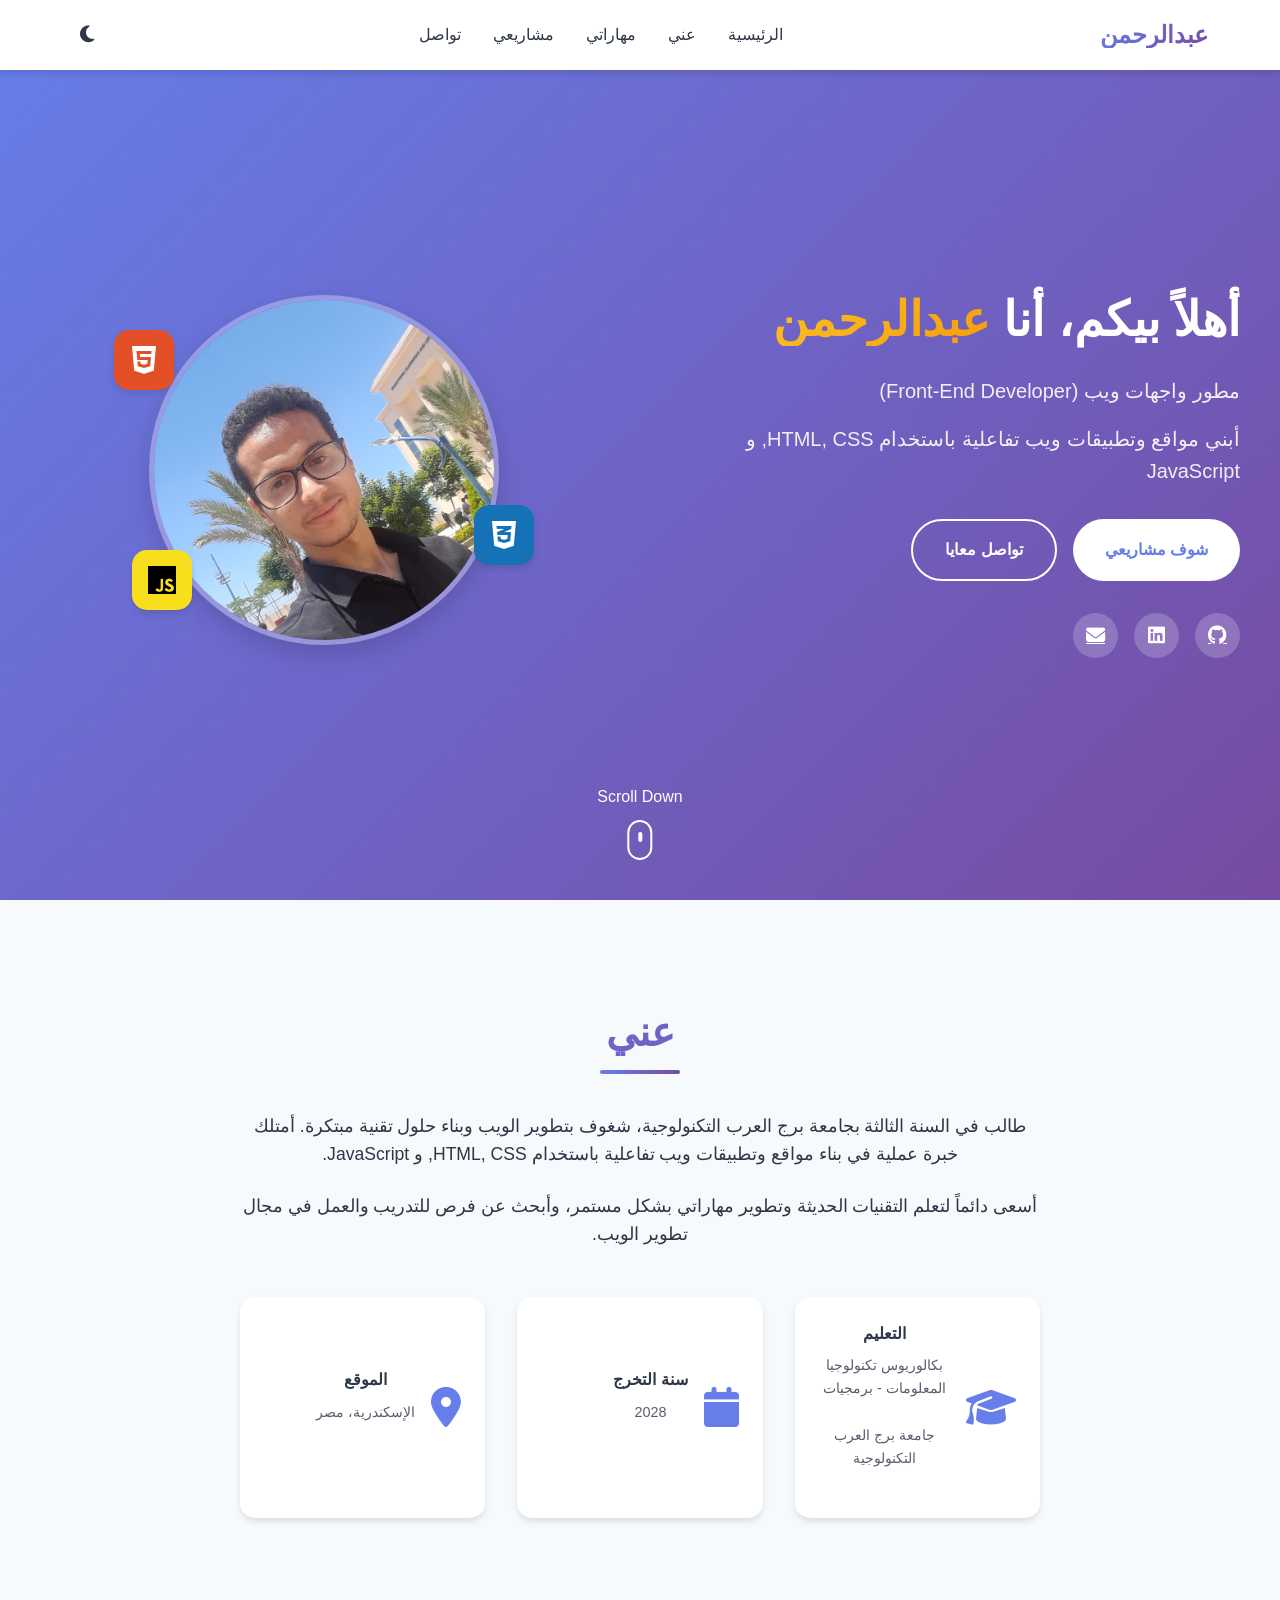
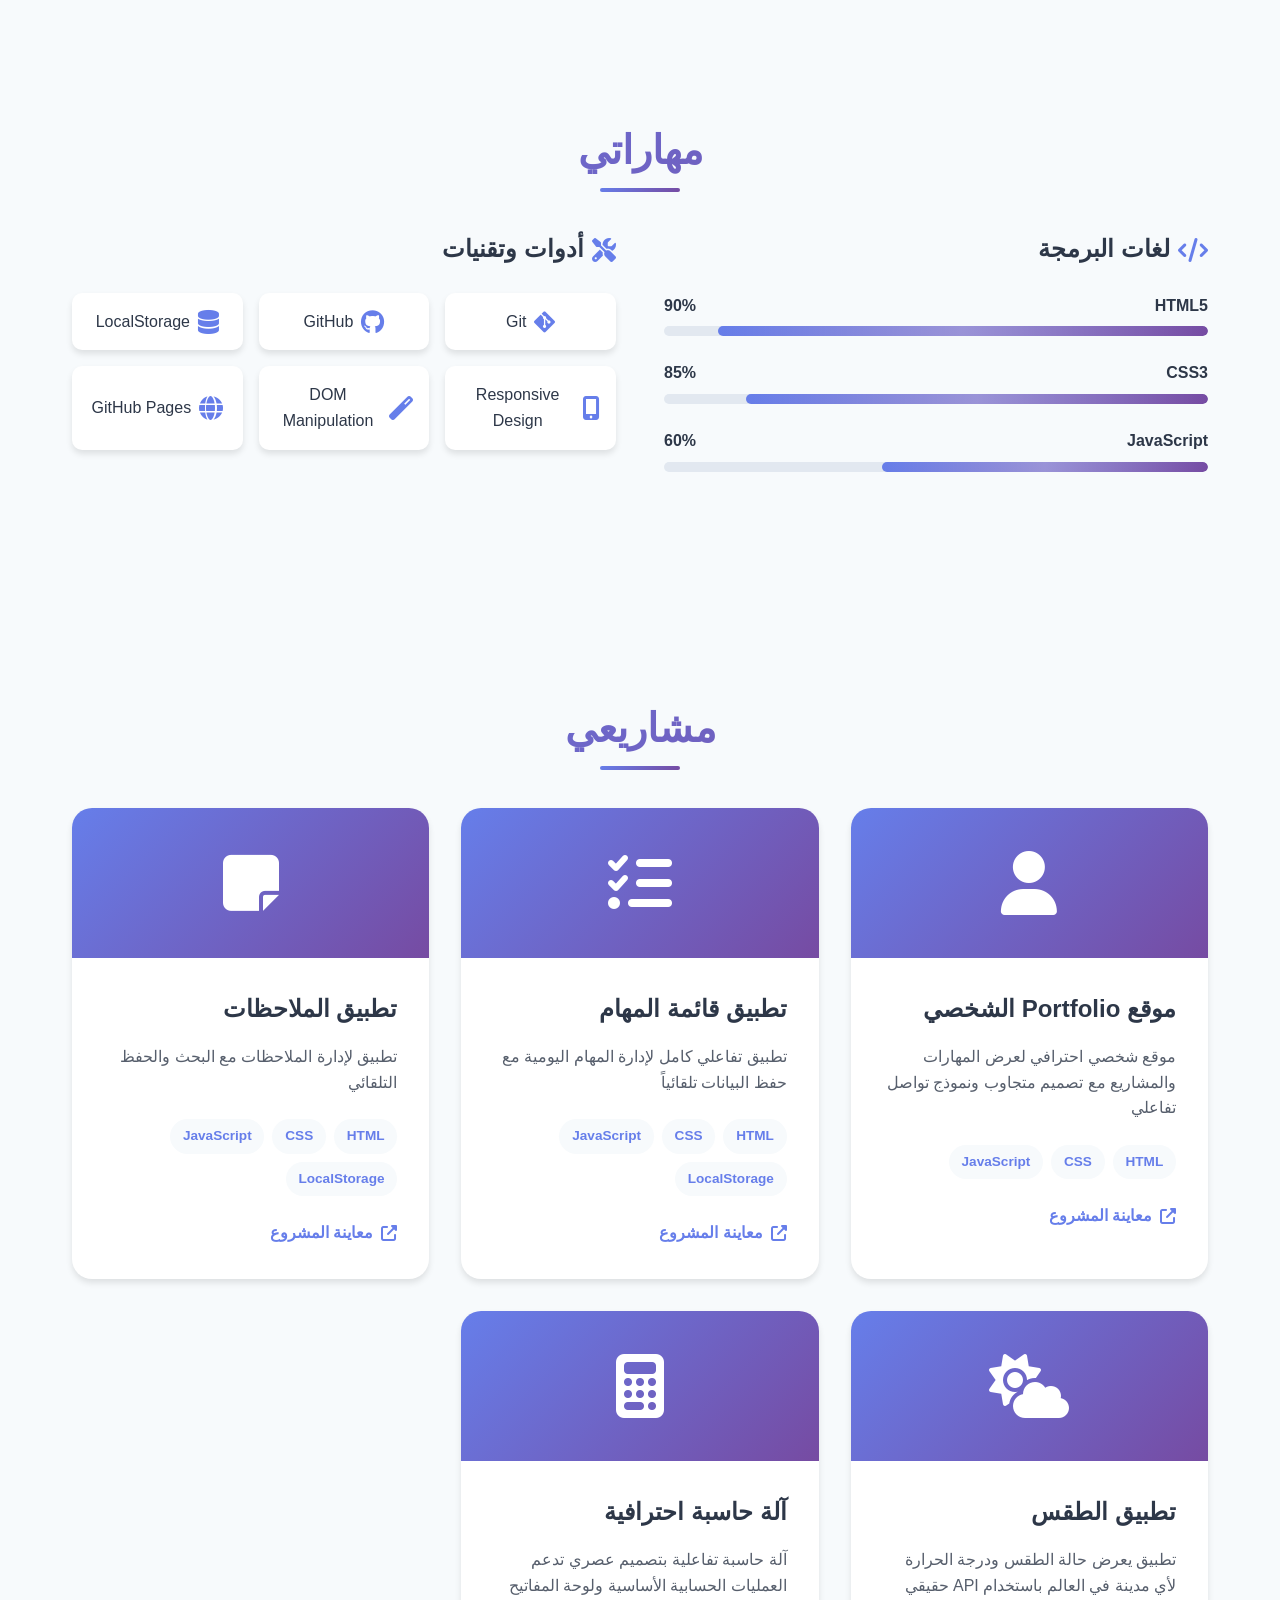
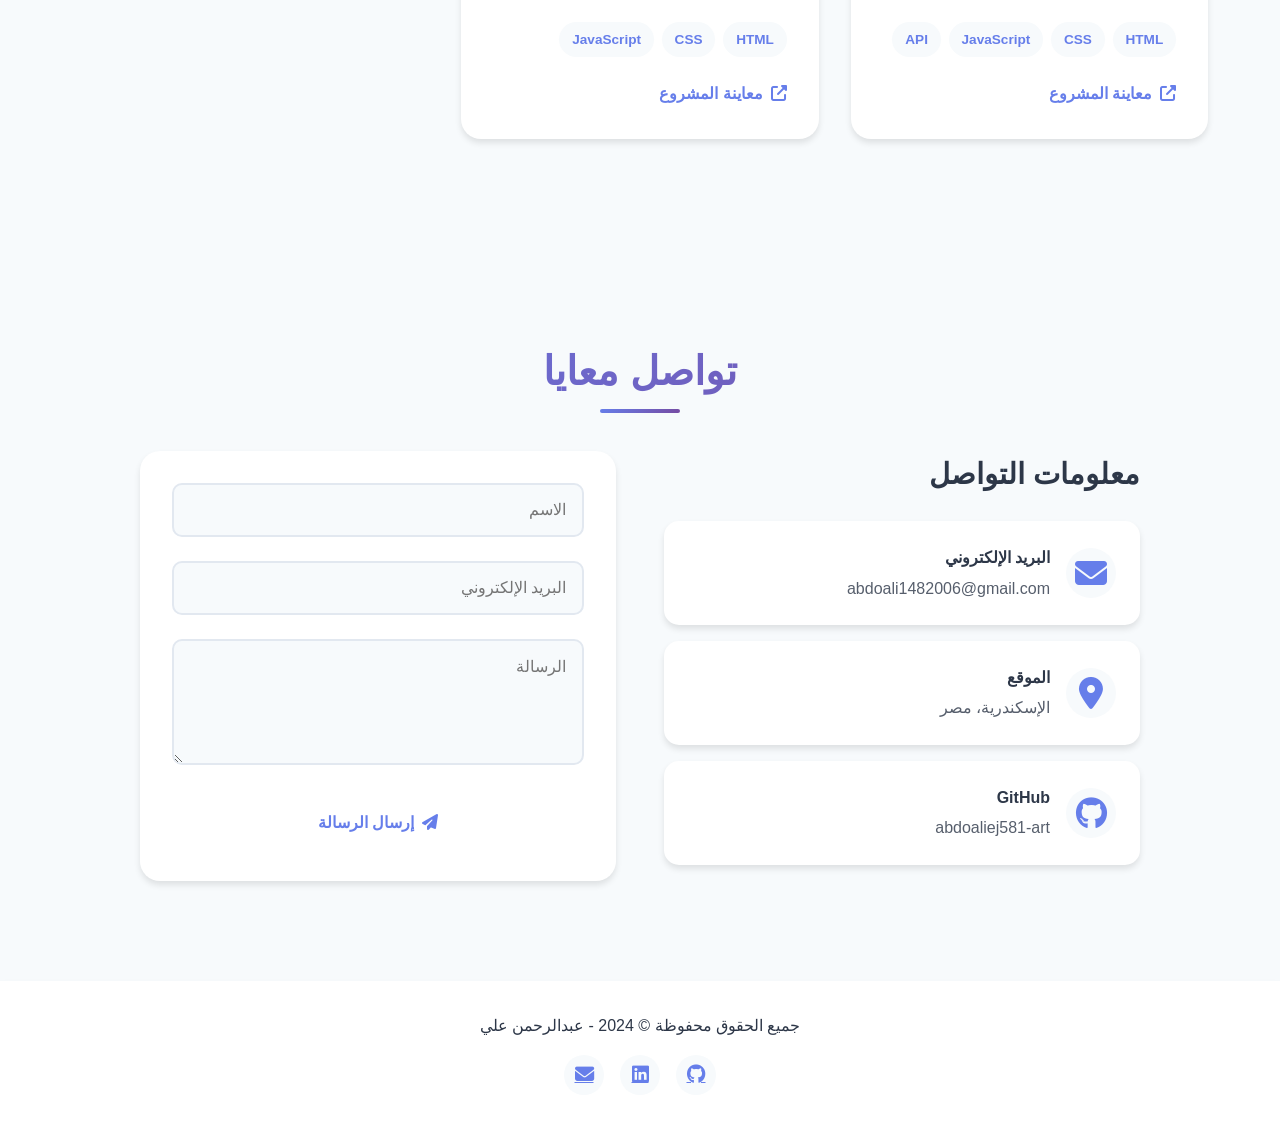
<file: index.html>
<!DOCTYPE html>
<html lang="ar" dir="rtl">
<head>
    <meta charset="UTF-8">
    <meta name="viewport" content="width=device-width, initial-scale=1.0">
    <meta name="description" content="Portfolio - عبدالرحمن علي - مطور واجهات ويب">
    <title>عبدالرحمن علي | Front-End Developer</title>
    <link rel="stylesheet" href="style.css">
    <link rel="stylesheet" href="https://cdnjs.cloudflare.com/ajax/libs/font-awesome/6.4.0/css/all.min.css">
</head>
<body>
    <!-- Loading Screen -->
    <div id="loader" class="loader">
        <div class="loader-content">
            <div class="loader-spinner"></div>
            <p>جاري التحميل...</p>
        </div>
    </div>

    <!-- Navigation -->
    <nav class="navbar">
        <div class="nav-container">
            <div class="logo">
                <span>عبدالرحمن</span>
            </div>
            <ul class="nav-links">
                <li><a href="#home">الرئيسية</a></li>
                <li><a href="#about">عني</a></li>
                <li><a href="#skills">مهاراتي</a></li>
                <li><a href="#projects">مشاريعي</a></li>
                <li><a href="#contact">تواصل</a></li>
            </ul>
            <button class="theme-toggle" onclick="toggleTheme()">
                <i class="fas fa-moon"></i>
            </button>
            <button class="mobile-menu-btn" onclick="toggleMobileMenu()">
                <i class="fas fa-bars"></i>
            </button>
        </div>
    </nav>

    <!-- Hero Section -->
    <section id="home" class="hero">
        <div class="hero-content">
            <div class="hero-text">
                <h1 class="fade-in">أهلاً بيكم، أنا <span class="highlight">عبدالرحمن</span></h1>
                <p class="fade-in delay-1">مطور واجهات ويب (Front-End Developer)</p>
                <p class="fade-in delay-2">أبني مواقع وتطبيقات ويب تفاعلية باستخدام HTML, CSS, و JavaScript</p>
                <div class="hero-buttons fade-in delay-3">
                    <a href="#projects" class="btn btn-primary">شوف مشاريعي</a>
                    <a href="#contact" class="btn btn-secondary">تواصل معايا</a>
                </div>
                <div class="social-links fade-in delay-4">
                    <a href="https://github.com/abdoaliej581-art" target="_blank"><i class="fab fa-github"></i></a>
                    <a href="https://www.linkedin.com/in/abdo-ali-024059418/" target="_blank"><i class="fab fa-linkedin"></i></a>
                    <a href="mailto:abdoali1482006@gmail.com"><i class="fas fa-envelope"></i></a>
                </div>
            </div>
            <div class="hero-image fade-in delay-2">
                <div class="image-container">
                    <img src="profile.jpg" alt="عبدالرحمن علي" class="profile-img">
                    <div class="floating-icons">
                        <div class="float-icon html"><i class="fab fa-html5"></i></div>
                        <div class="float-icon css"><i class="fab fa-css3-alt"></i></div>
                        <div class="float-icon js"><i class="fab fa-js"></i></div>
                    </div>
                </div>
            </div>
        </div>
        <div class="scroll-indicator">
            <span>Scroll Down</span>
            <div class="mouse">
                <div class="wheel"></div>
            </div>
        </div>
    </section>

    <!-- About Section -->
    <section id="about" class="about section">
        <h2 class="section-title">عني</h2>
        <div class="about-content">
            <div class="about-text">
                <p>طالب في السنة الثالثة بجامعة برج العرب التكنولوجية، شغوف بتطوير الويب وبناء حلول تقنية مبتكرة. أمتلك خبرة عملية في بناء مواقع وتطبيقات ويب تفاعلية باستخدام HTML, CSS, و JavaScript.</p>
                <p>أسعى دائماً لتعلم التقنيات الحديثة وتطوير مهاراتي بشكل مستمر، وأبحث عن فرص للتدريب والعمل في مجال تطوير الويب.</p>
                <div class="about-info">
                    <div class="info-item">
                        <i class="fas fa-graduation-cap"></i>
                        <div>
                            <h4>التعليم</h4>
                            <p>بكالوريوس تكنولوجيا المعلومات - برمجيات</p>
                            <p>جامعة برج العرب التكنولوجية</p>
                        </div>
                    </div>
                    <div class="info-item">
                        <i class="fas fa-calendar"></i>
                        <div>
                            <h4>سنة التخرج</h4>
                            <p>2028</p>
                        </div>
                    </div>
                    <div class="info-item">
                        <i class="fas fa-map-marker-alt"></i>
                        <div>
                            <h4>الموقع</h4>
                            <p>الإسكندرية، مصر</p>
                        </div>
                    </div>
                </div>
            </div>
        </div>
    </section>

    <!-- Skills Section -->
    <section id="skills" class="skills section">
        <h2 class="section-title">مهاراتي</h2>
        <div class="skills-container">
            <div class="skill-category">
                <h3><i class="fas fa-code"></i> لغات البرمجة</h3>
                <div class="skill-item">
                    <div class="skill-info">
                        <span>HTML5</span>
                        <span>90%</span>
                    </div>
                    <div class="skill-bar">
                        <div class="skill-progress html" data-width="90"></div>
                    </div>
                </div>
                <div class="skill-item">
                    <div class="skill-info">
                        <span>CSS3</span>
                        <span>85%</span>
                    </div>
                    <div class="skill-bar">
                        <div class="skill-progress css" data-width="85"></div>
                    </div>
                </div>
                <div class="skill-item">
                    <div class="skill-info">
                        <span>JavaScript</span>
                        <span>60%</span>
                    </div>
                    <div class="skill-bar">
                        <div class="skill-progress js" data-width="60"></div>
                    </div>
                </div>
            </div>
            <div class="skill-category">
                <h3><i class="fas fa-tools"></i> أدوات وتقنيات</h3>
                <div class="tools-grid">
                    <div class="tool-item"><i class="fab fa-git-alt"></i> Git</div>
                    <div class="tool-item"><i class="fab fa-github"></i> GitHub</div>
                    <div class="tool-item"><i class="fas fa-database"></i> LocalStorage</div>
                    <div class="tool-item"><i class="fas fa-mobile-alt"></i> Responsive Design</div>
                    <div class="tool-item"><i class="fas fa-magic"></i> DOM Manipulation</div>
                    <div class="tool-item"><i class="fas fa-globe"></i> GitHub Pages</div>
                </div>
            </div>
        </div>
    </section>

    <!-- Projects Section -->
    <section id="projects" class="projects section">
        <h2 class="section-title">مشاريعي</h2>
        <div class="projects-grid">
            
            <!-- Project 1: Portfolio -->
            <div class="project-card">
                <div class="project-header">
                    <i class="fas fa-user"></i>
                </div>
                <div class="project-content">
                    <h3>موقع Portfolio الشخصي</h3>
                    <p>موقع شخصي احترافي لعرض المهارات والمشاريع مع تصميم متجاوب ونموذج تواصل تفاعلي</p>
                    <div class="project-tags">
                        <span class="tag">HTML</span>
                        <span class="tag">CSS</span>
                        <span class="tag">JavaScript</span>
                    </div>
                    <a href="https://abdoaliej581-art.github.io/my-portfolio/" target="_blank" class="project-link">
                        <i class="fas fa-external-link-alt"></i> معاينة المشروع
                    </a>
                </div>
            </div>

            <!-- Project 2: To-Do List -->
            <div class="project-card">
                <div class="project-header">
                    <i class="fas fa-tasks"></i>
                </div>
                <div class="project-content">
                    <h3>تطبيق قائمة المهام</h3>
                    <p>تطبيق تفاعلي كامل لإدارة المهام اليومية مع حفظ البيانات تلقائياً</p>
                    <div class="project-tags">
                        <span class="tag">HTML</span>
                        <span class="tag">CSS</span>
                        <span class="tag">JavaScript</span>
                        <span class="tag">LocalStorage</span>
                    </div>
                    <a href="todo.html" target="_blank" class="project-link">
                        <i class="fas fa-external-link-alt"></i> معاينة المشروع
                    </a>
                </div>
            </div>

            <!-- Project 3: Notes App -->
            <div class="project-card">
                <div class="project-header">
                    <i class="fas fa-sticky-note"></i>
                </div>
                <div class="project-content">
                    <h3>تطبيق الملاحظات</h3>
                    <p>تطبيق لإدارة الملاحظات مع البحث والحفظ التلقائي</p>
                    <div class="project-tags">
                        <span class="tag">HTML</span>
                        <span class="tag">CSS</span>
                        <span class="tag">JavaScript</span>
                        <span class="tag">LocalStorage</span>
                    </div>
                    <a href="notes.html" target="_blank" class="project-link">
                        <i class="fas fa-external-link-alt"></i> معاينة المشروع
                    </a>
                </div>
            </div>

            <!-- Project 4: Weather App -->
            <div class="project-card">
                <div class="project-header">
                    <i class="fas fa-cloud-sun"></i>
                </div>
                <div class="project-content">
                    <h3>تطبيق الطقس</h3>
                    <p>تطبيق يعرض حالة الطقس ودرجة الحرارة لأي مدينة في العالم باستخدام API حقيقي</p>
                    <div class="project-tags">
                        <span class="tag">HTML</span>
                        <span class="tag">CSS</span>
                        <span class="tag">JavaScript</span>
                        <span class="tag">API</span>
                    </div>
                    <a href="weather.html" target="_blank" class="project-link">
                        <i class="fas fa-external-link-alt"></i> معاينة المشروع
                    </a>
                </div>
            </div>

            <!-- Project 5: Calculator -->
            <div class="project-card">
                <div class="project-header">
                    <i class="fas fa-calculator"></i>
                </div>
                <div class="project-content">
                    <h3>آلة حاسبة احترافية</h3>
                    <p>آلة حاسبة تفاعلية بتصميم عصري تدعم العمليات الحسابية الأساسية ولوحة المفاتيح</p>
                    <div class="project-tags">
                        <span class="tag">HTML</span>
                        <span class="tag">CSS</span>
                        <span class="tag">JavaScript</span>
                    </div>
                    <a href="calculator.html" target="_blank" class="project-link">
                        <i class="fas fa-external-link-alt"></i> معاينة المشروع
                    </a>
                </div>
            </div>

        </div>
    </section>

    <!-- Contact Section -->
    <section id="contact" class="contact section">
        <h2 class="section-title">تواصل معايا</h2>
        <div class="contact-container">
            <div class="contact-info">
                <h3>معلومات التواصل</h3>
                <div class="contact-item">
                    <i class="fas fa-envelope"></i>
                    <div>
                        <h4>البريد الإلكتروني</h4>
                        <p>abdoali1482006@gmail.com</p>
                    </div>
                </div>
                <div class="contact-item">
                    <i class="fas fa-map-marker-alt"></i>
                    <div>
                        <h4>الموقع</h4>
                        <p>الإسكندرية، مصر</p>
                    </div>
                </div>
                <div class="contact-item">
                    <i class="fab fa-github"></i>
                    <div>
                        <h4>GitHub</h4>
                        <p>abdoaliej581-art</p>
                    </div>
                </div>
            </div>
            <form class="contact-form" onsubmit="event.preventDefault(); sendMessage();">
                <div class="form-group">
                    <input type="text" id="name" placeholder="الاسم" required>
                </div>
                <div class="form-group">
                    <input type="email" id="email" placeholder="البريد الإلكتروني" required>
                </div>
                <div class="form-group">
                    <textarea id="message" rows="5" placeholder="الرسالة" required></textarea>
                </div>
                <button type="submit" class="btn btn-primary btn-block">
                    <i class="fas fa-paper-plane"></i> إرسال الرسالة
                </button>
                <p id="response" class="form-response"></p>
            </form>
        </div>
    </section>

    <!-- Footer -->
    <footer class="footer">
        <p>جميع الحقوق محفوظة &copy; 2024 - عبدالرحمن علي</p>
        <div class="footer-social">
            <a href="https://github.com/abdoaliej581-art" target="_blank"><i class="fab fa-github"></i></a>
            <a href="https://linkedin.com/in/abdoaliej581-art" target="_blank"><i class="fab fa-linkedin"></i></a>
            <a href="mailto:abdoali1482006@gmail.com"><i class="fas fa-envelope"></i></a>
        </div>
    </footer>

    <script src="script.js"></script>
</body>
</html>
</file>
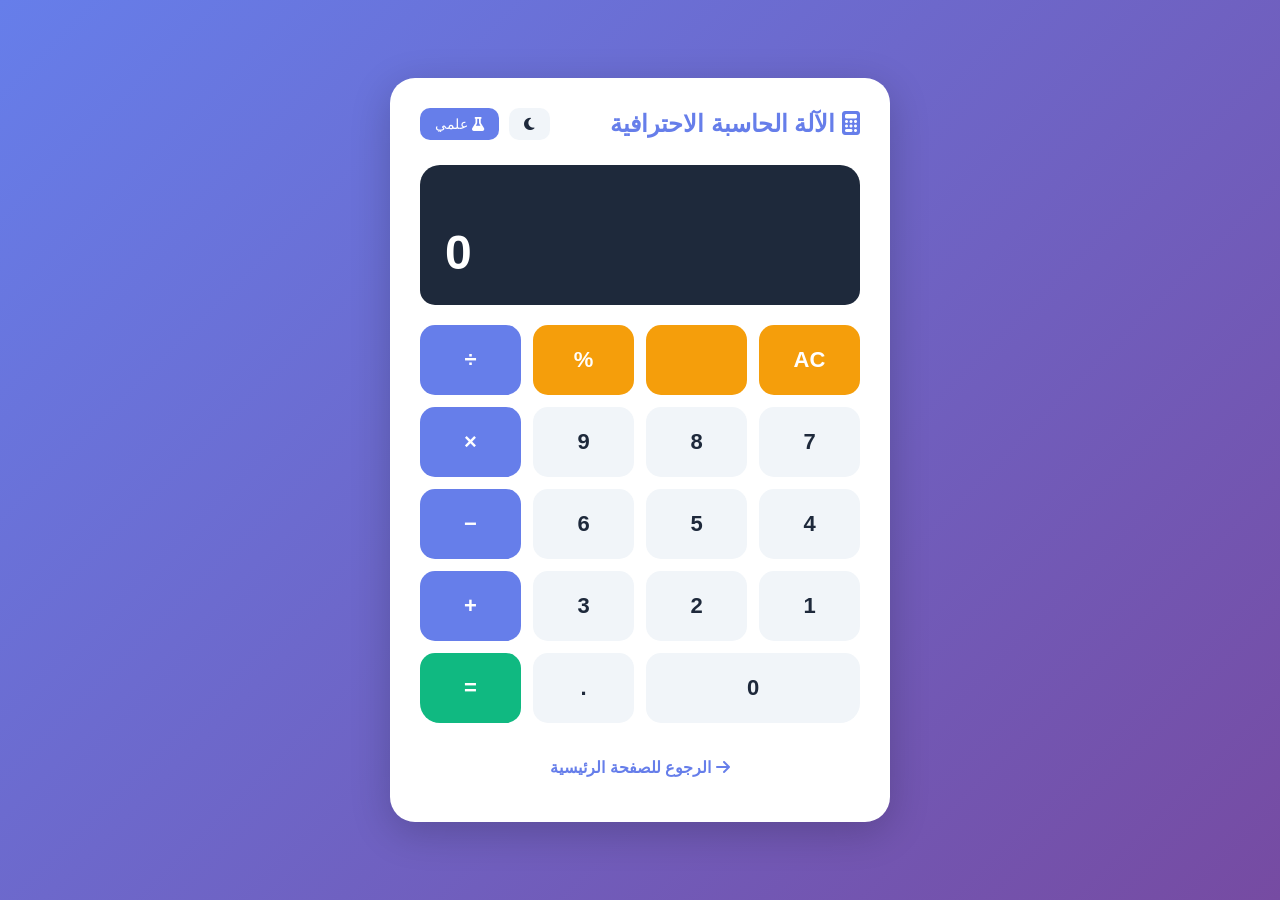
<file: calculator.html>
<!DOCTYPE html>
<html lang="ar" dir="rtl">
<head>
    <meta charset="UTF-8">
    <meta name="viewport" content="width=device-width, initial-scale=1.0">
    <title>الآلة الحاسبة الاحترافية - عبدالرحمن</title>
    <link rel="stylesheet" href="https://cdnjs.cloudflare.com/ajax/libs/font-awesome/6.4.0/css/all.min.css">
    <link rel="stylesheet" href="calculator-style.css">
</head>
<body>
    <div class="container">
        <!-- Header -->
        <header class="header">
            <h1><i class="fas fa-calculator"></i> الآلة الحاسبة الاحترافية</h1>
            <div class="controls">
                <button class="theme-btn" onclick="toggleTheme()" title="تغيير الثيم">
                    <i class="fas fa-moon"></i>
                </button>
                <button class="mode-btn" onclick="toggleMode()" title="الوضع العلمي">
                    <i class="fas fa-flask"></i> علمي
                </button>
            </div>
        </header>

        <!-- Calculator -->
        <div class="calculator">
            <!-- Display -->
            <div class="display">
                <div class="history-display" id="historyDisplay"></div>
                <div class="current-display" id="currentDisplay">0</div>
            </div>

            <!-- History Panel -->
            <div class="history-panel" id="historyPanel">
                <div class="history-header">
                    <h3><i class="fas fa-history"></i> السجل</h3>
                    <button onclick="clearHistory()" class="clear-history">
                        <i class="fas fa-trash"></i>
                    </button>
                </div>
                <div class="history-list" id="historyList"></div>
            </div>

            <!-- Buttons Grid -->
            <div class="buttons" id="buttonsGrid">
                <!-- Basic Mode -->
                <button class="btn btn-function" onclick="clearAll()">AC</button>
                <button class="btn btn-function" onclick="deleteLast()"></button>
                <button class="btn btn-function" onclick="appendOperator('%')">%</button>
                <button class="btn btn-operator" onclick="appendOperator('/')">÷</button>

                <button class="btn btn-number" onclick="appendNumber('7')">7</button>
                <button class="btn btn-number" onclick="appendNumber('8')">8</button>
                <button class="btn btn-number" onclick="appendNumber('9')">9</button>
                <button class="btn btn-operator" onclick="appendOperator('*')">×</button>

                <button class="btn btn-number" onclick="appendNumber('4')">4</button>
                <button class="btn btn-number" onclick="appendNumber('5')">5</button>
                <button class="btn btn-number" onclick="appendNumber('6')">6</button>
                <button class="btn btn-operator" onclick="appendOperator('-')">−</button>

                <button class="btn btn-number" onclick="appendNumber('1')">1</button>
                <button class="btn btn-number" onclick="appendNumber('2')">2</button>
                <button class="btn btn-number" onclick="appendNumber('3')">3</button>
                <button class="btn btn-operator" onclick="appendOperator('+')">+</button>

                <button class="btn btn-number btn-zero" onclick="appendNumber('0')">0</button>
                <button class="btn btn-number" onclick="appendNumber('.')">.</button>
                <button class="btn btn-equals" onclick="calculate()">=</button>
            </div>

            <!-- Scientific Mode Buttons (Hidden by default) -->
            <div class="buttons scientific-buttons" id="scientificButtons" style="display: none;">
                <button class="btn btn-scientific" onclick="scientificCalc('sin')">sin</button>
                <button class="btn btn-scientific" onclick="scientificCalc('cos')">cos</button>
                <button class="btn btn-scientific" onclick="scientificCalc('tan')">tan</button>
                <button class="btn btn-scientific" onclick="scientificCalc('log')">log</button>

                <button class="btn btn-scientific" onclick="scientificCalc('ln')">ln</button>
                <button class="btn btn-scientific" onclick="scientificCalc('sqrt')">√</button>
                <button class="btn btn-scientific" onclick="scientificCalc('pow')">x²</button>
                <button class="btn btn-scientific" onclick="scientificCalc('pi')">π</button>

                <button class="btn btn-scientific" onclick="scientificCalc('e')">e</button>
                <button class="btn btn-scientific" onclick="appendOperator('(')">(</button>
                <button class="btn btn-scientific" onclick="appendOperator(')')">)</button>
                <button class="btn btn-scientific" onclick="scientificCalc('fact')">n!</button>
            </div>
        </div>

        <!-- Back Link -->
        <a href="index.html" class="back-link">
            <i class="fas fa-arrow-right"></i> الرجوع للصفحة الرئيسية
        </a>
    </div>

    <script src="calculator.js"></script>
</body>
</html>
</file>
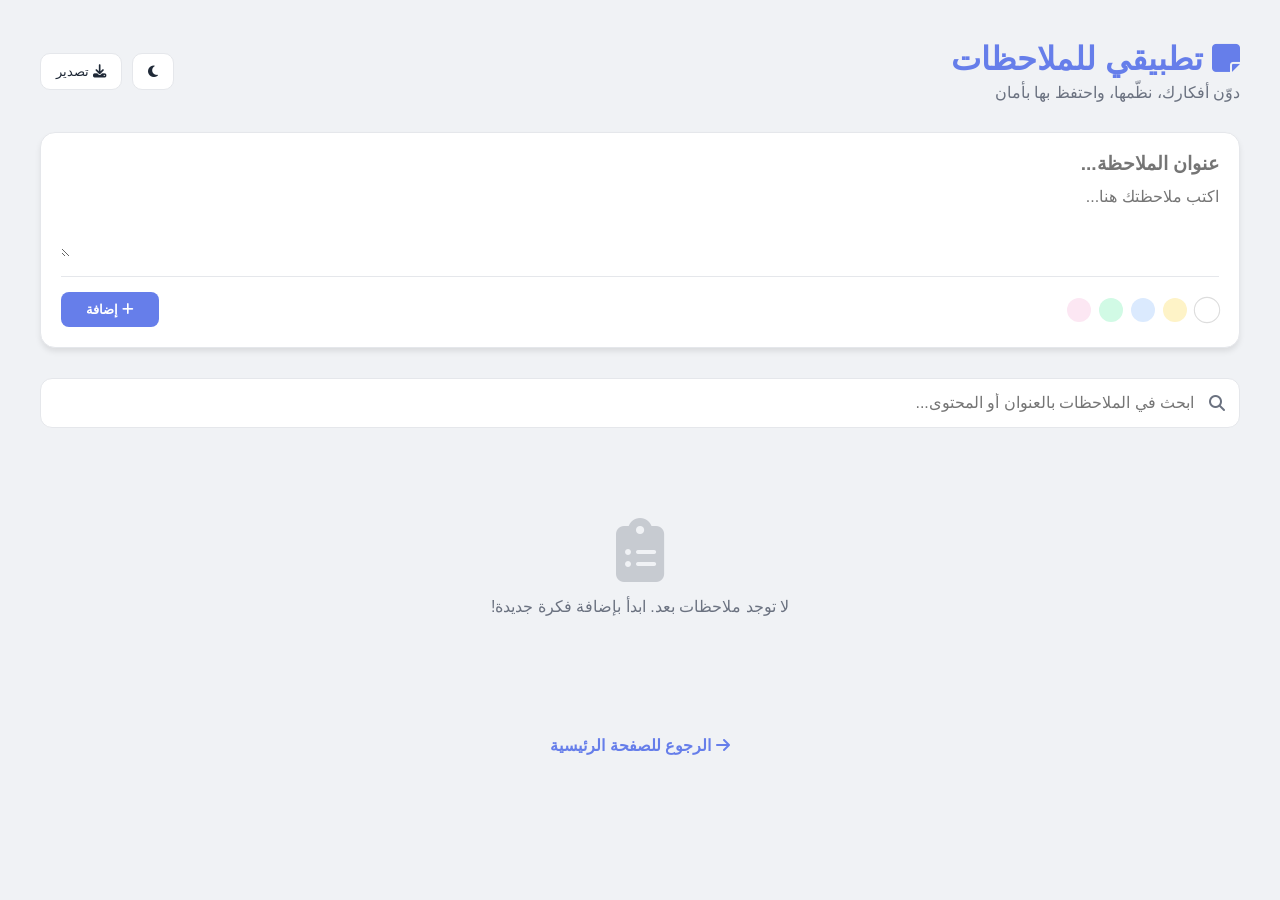
<file: notes.html>
<!DOCTYPE html>
<html lang="ar" dir="rtl">
<head>
    <meta charset="UTF-8">
    <meta name="viewport" content="width=device-width, initial-scale=1.0">
    <title>تطبيق الملاحظات الاحترافي - عبدالرحمن</title>
    <link rel="stylesheet" href="https://cdnjs.cloudflare.com/ajax/libs/font-awesome/6.4.0/css/all.min.css">
    <link rel="stylesheet" href="notes-style.css">
</head>
<body>
    <div class="container">
        <!-- Header -->
        <header class="header">
            <div>
                <h1><i class="fas fa-sticky-note"></i> تطبيقي للملاحظات</h1>
                <p class="subtitle">دوّن أفكارك، نظّمها، واحتفظ بها بأمان</p>
            </div>
            <div class="header-actions">
                <button class="icon-btn" onclick="toggleTheme()" title="الوضع الليلي">
                    <i class="fas fa-moon"></i>
                </button>
                <button class="icon-btn" onclick="exportNotes()" title="تصدير الملاحظات">
                    <i class="fas fa-download"></i> تصدير
                </button>
            </div>
        </header>

        <!-- Input Area -->
        <div class="note-input-card" id="noteInputCard">
            <input type="text" id="noteTitle" placeholder="عنوان الملاحظة..." class="input-title">
            <textarea id="noteContent" rows="3" placeholder="اكتب ملاحظتك هنا..."></textarea>
            
            <div class="input-actions">
                <div class="color-picker">
                    <span class="color-dot active" data-color="white" onclick="selectColor('white')"></span>
                    <span class="color-dot" data-color="yellow" onclick="selectColor('yellow')"></span>
                    <span class="color-dot" data-color="blue" onclick="selectColor('blue')"></span>
                    <span class="color-dot" data-color="green" onclick="selectColor('green')"></span>
                    <span class="color-dot" data-color="pink" onclick="selectColor('pink')"></span>
                </div>
                <button onclick="addNote()" class="add-btn" id="addBtn">
                    <i class="fas fa-plus"></i> إضافة
                </button>
            </div>
        </div>

        <!-- Search Bar -->
        <div class="search-box">
            <i class="fas fa-search"></i>
            <input type="text" id="searchInput" placeholder="ابحث في الملاحظات بالعنوان أو المحتوى..." oninput="searchNotes()">
        </div>

        <!-- Notes Grid -->
        <div class="notes-grid" id="notesGrid"></div>

        <!-- Back Link -->
        <a href="index.html" class="back-link">
            <i class="fas fa-arrow-right"></i> الرجوع للصفحة الرئيسية
        </a>
    </div>

    <script src="notes.js"></script>
</body>
</html>
</file>
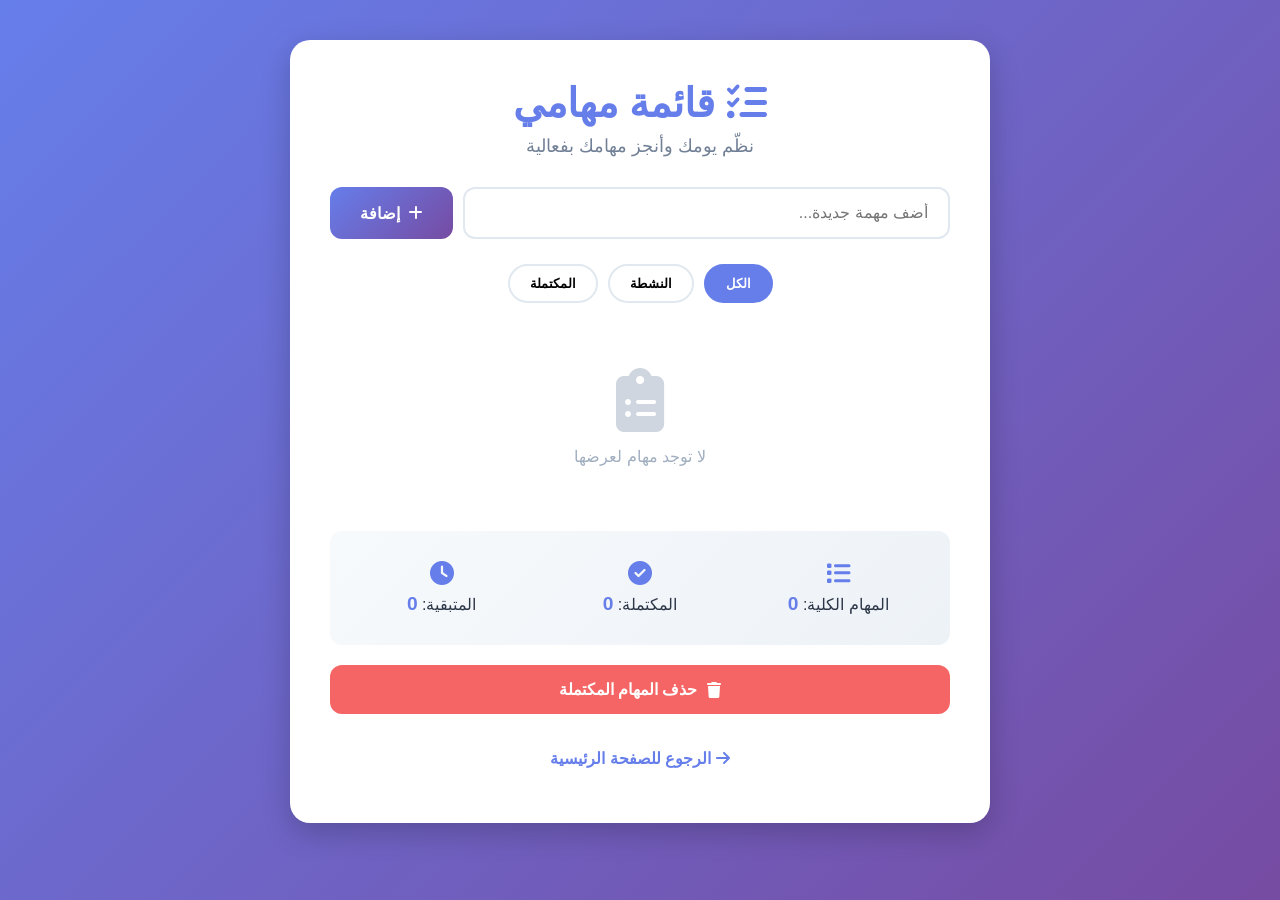
<file: todo.html>
<!DOCTYPE html>
<html lang="ar" dir="rtl">
<head>
    <meta charset="UTF-8">
    <meta name="viewport" content="width=device-width, initial-scale=1.0">
    <title>قائمة المهام - عبدالرحمن</title>
    <link rel="stylesheet" href="todo-style.css">
    <link rel="stylesheet" href="https://cdnjs.cloudflare.com/ajax/libs/font-awesome/6.4.0/css/all.min.css">
</head>
<body>
    <div class="container">
        <header class="header">
            <h1><i class="fas fa-tasks"></i> قائمة مهامي</h1>
            <p class="subtitle">نظّم يومك وأنجز مهامك بفعالية</p>
        </header>

        <div class="input-section">
            <input type="text" id="taskInput" placeholder="أضف مهمة جديدة..." autocomplete="off">
            <button onclick="addTask()" class="add-btn">
                <i class="fas fa-plus"></i> إضافة
            </button>
        </div>

        <div class="filters">
            <button class="filter-btn active" onclick="filterTasks('all')">الكل</button>
            <button class="filter-btn" onclick="filterTasks('active')">النشطة</button>
            <button class="filter-btn" onclick="filterTasks('completed')">المكتملة</button>
        </div>

        <ul id="taskList" class="task-list"></ul>

        <div class="stats">
            <div class="stat-item">
                <i class="fas fa-list"></i>
                <span>المهام الكلية: <strong id="totalTasks">0</strong></span>
            </div>
            <div class="stat-item">
                <i class="fas fa-check-circle"></i>
                <span>المكتملة: <strong id="completedTasks">0</strong></span>
            </div>
            <div class="stat-item">
                <i class="fas fa-clock"></i>
                <span>المتبقية: <strong id="pendingTasks">0</strong></span>
            </div>
        </div>

        <button onclick="clearCompleted()" class="clear-btn">
            <i class="fas fa-trash"></i> حذف المهام المكتملة
        </button>

        <a href="index.html" class="back-link">
            <i class="fas fa-arrow-right"></i> الرجوع للصفحة الرئيسية
        </a>
    </div>

    <script src="todo.js"></script>
</body>
</html>
</file>
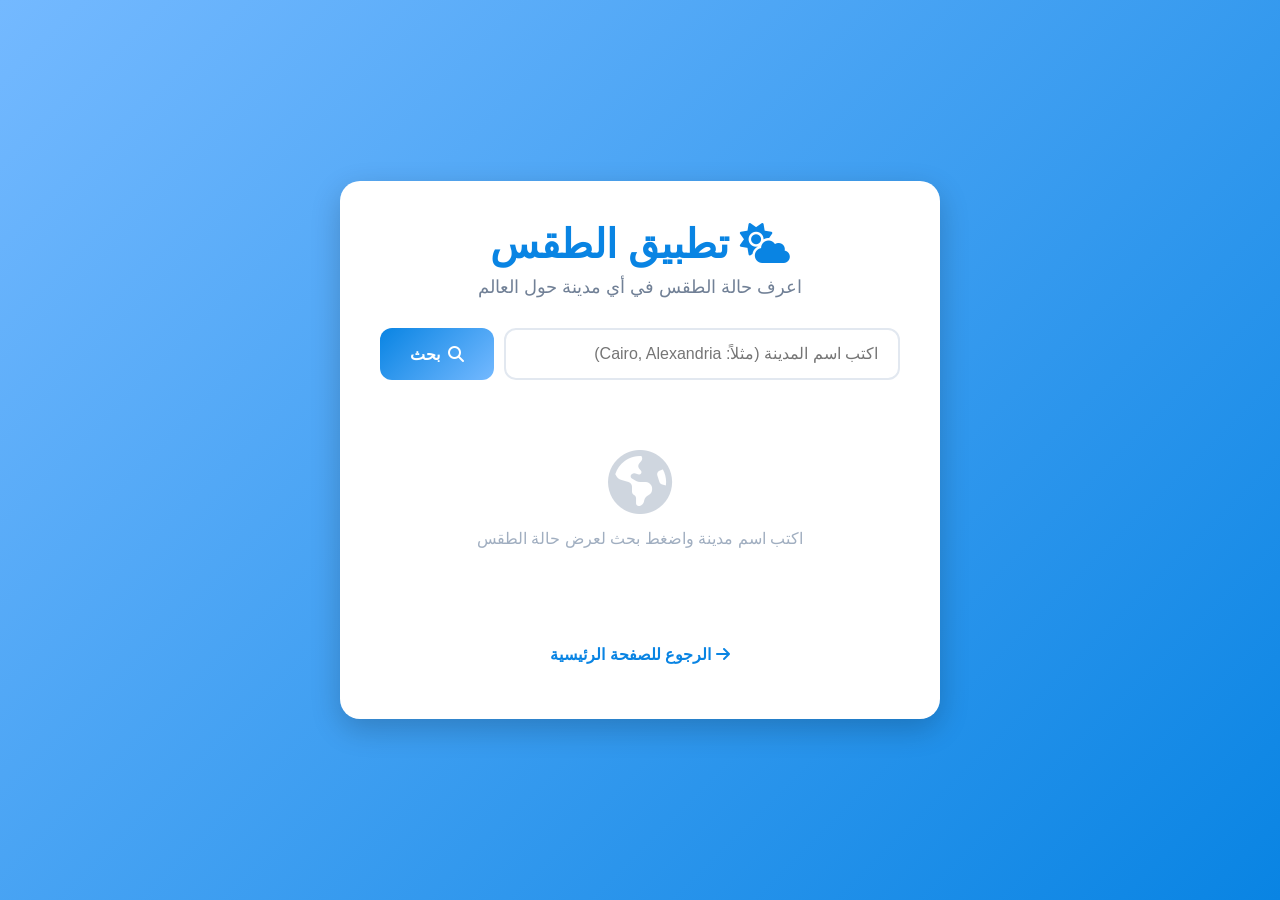
<file: weather.html>
<!DOCTYPE html>
<html lang="ar" dir="rtl">
<head>
    <meta charset="UTF-8">
    <meta name="viewport" content="width=device-width, initial-scale=1.0">
    <title>تطبيق الطقس - عبدالرحمن</title>
    <link rel="stylesheet" href="weather-style.css">
    <link rel="stylesheet" href="https://cdnjs.cloudflare.com/ajax/libs/font-awesome/6.4.0/css/all.min.css">
</head>
<body>
    <div class="container">
        <header class="header">
            <h1><i class="fas fa-cloud-sun"></i> تطبيق الطقس</h1>
            <p class="subtitle">اعرف حالة الطقس في أي مدينة حول العالم</p>
        </header>

        <div class="search-box">
            <input type="text" id="cityInput" placeholder="اكتب اسم المدينة (مثلاً: Cairo, Alexandria)" autocomplete="off">
            <button onclick="getWeather()" class="search-btn">
                <i class="fas fa-search"></i> بحث
            </button>
        </div>

        <div id="weatherResult" class="weather-result">
            <div class="empty-state">
                <i class="fas fa-globe-americas"></i>
                <p>اكتب اسم مدينة واضغط بحث لعرض حالة الطقس</p>
            </div>
        </div>

        <div id="loadingState" class="loading-state" style="display: none;">
            <div class="spinner"></div>
            <p>جاري البحث...</p>
        </div>

        <div id="errorState" class="error-state" style="display: none;">
            <i class="fas fa-exclamation-triangle"></i>
            <p id="errorMessage"></p>
        </div>

        <a href="index.html" class="back-link">
            <i class="fas fa-arrow-right"></i> الرجوع للصفحة الرئيسية
        </a>
    </div>

    <script src="weather.js"></script>
</body>
</html>
</file>
<file: style.css>
/* ===== CSS Variables ===== */
:root {
    --primary-color: #667eea;
    --secondary-color: #764ba2;
    --accent-color: #f093fb;
    --text-color: #2d3748;
    --bg-color: #f7fafc;
    --card-bg: #ffffff;
    --border-color: #e2e8f0;
    --shadow: 0 4px 6px rgba(0, 0, 0, 0.1);
    --shadow-lg: 0 10px 25px rgba(0, 0, 0, 0.15);
    --transition: all 0.3s cubic-bezier(0.4, 0, 0.2, 1);
}

[data-theme="dark"] {
    --text-color: #e2e8f0;
    --bg-color: #1a202c;
    --card-bg: #2d3748;
    --border-color: #4a5568;
    --shadow: 0 4px 6px rgba(0, 0, 0, 0.3);
    --shadow-lg: 0 10px 25px rgba(0, 0, 0, 0.4);
}

/* ===== Reset & Base ===== */
* {
    margin: 0;
    padding: 0;
    box-sizing: border-box;
}

html {
    scroll-behavior: smooth;
}

body {
    font-family: 'Segoe UI', Tahoma, Geneva, Verdana, sans-serif;
    background: var(--bg-color);
    color: var(--text-color);
    line-height: 1.6;
    overflow-x: hidden;
    transition: var(--transition);
}

/* ===== Loader ===== */
.loader {
    position: fixed;
    top: 0;
    left: 0;
    width: 100%;
    height: 100%;
    background: var(--bg-color);
    display: flex;
    justify-content: center;
    align-items: center;
    z-index: 9999;
    transition: opacity 0.5s ease;
}

.loader.hidden {
    opacity: 0;
    pointer-events: none;
}

.loader-content {
    text-align: center;
}

.loader-spinner {
    width: 50px;
    height: 50px;
    border: 4px solid var(--border-color);
    border-top-color: var(--primary-color);
    border-radius: 50%;
    animation: spin 1s linear infinite;
    margin: 0 auto 20px;
}

@keyframes spin {
    to { transform: rotate(360deg); }
}

/* ===== Navigation ===== */
.navbar {
    position: fixed;
    top: 0;
    left: 0;
    right: 0;
    background: var(--card-bg);
    box-shadow: var(--shadow);
    z-index: 1000;
    transition: var(--transition);
}

.nav-container {
    max-width: 1200px;
    margin: 0 auto;
    padding: 1rem 2rem;
    display: flex;
    justify-content: space-between;
    align-items: center;
}

.logo span {
    font-size: 1.5rem;
    font-weight: bold;
    background: linear-gradient(135deg, var(--primary-color), var(--secondary-color));
    -webkit-background-clip: text;
    -webkit-text-fill-color: transparent;
    background-clip: text;
}

.nav-links {
    display: flex;
    list-style: none;
    gap: 2rem;
}

.nav-links a {
    color: var(--text-color);
    text-decoration: none;
    font-weight: 500;
    transition: var(--transition);
    position: relative;
}

.nav-links a::after {
    content: '';
    position: absolute;
    bottom: -5px;
    left: 0;
    width: 0;
    height: 2px;
    background: var(--primary-color);
    transition: width 0.3s ease;
}

.nav-links a:hover::after {
    width: 100%;
}

.theme-toggle,
.mobile-menu-btn {
    background: none;
    border: none;
    color: var(--text-color);
    font-size: 1.2rem;
    cursor: pointer;
    padding: 0.5rem;
    border-radius: 50%;
    transition: var(--transition);
}

.theme-toggle:hover,
.mobile-menu-btn:hover {
    background: var(--bg-color);
}

.mobile-menu-btn {
    display: none;
}

/* ===== Hero Section ===== */
.hero {
    min-height: 100vh;
    display: flex;
    flex-direction: column;
    justify-content: center;
    align-items: center;
    padding: 120px 2rem 80px;
    background: linear-gradient(135deg, var(--primary-color) 0%, var(--secondary-color) 100%);
    position: relative;
    overflow: hidden;
}

.hero::before {
    content: '';
    position: absolute;
    top: 0;
    left: 0;
    right: 0;
    bottom: 0;
    background: url("data:image/svg+xml,%3Csvg width='60' height='60' viewBox='0 0 60 60' xmlns='http://www.w3.org/2000/svg'%3E%3Cg fill='none' fill-rule='evenodd'%3E%3Cg fill='%23ffffff' fill-opacity='0.05'%3E%3Cpath d='M36 34v-4h-2v4h-4v2h4v4h2v-4h4v-2h-4zm0-30V0h-2v4h-4v2h4v4h2V6h4V4h-4zM6 34v-4H4v4H0v2h4v4h2v-4h4v-2H6zM6 4V0H4v4H0v2h4v4h2V6h4V4H6z'/%3E%3C/g%3E%3C/g%3E%3C/svg%3E");
    opacity: 0.1;
}

.hero-content {
    max-width: 1200px;
    display: grid;
    grid-template-columns: 1fr 1fr;
    gap: 4rem;
    align-items: center;
    position: relative;
    z-index: 1;
}

.hero-text h1 {
    font-size: 3rem;
    margin-bottom: 1rem;
    color: white;
}

.hero-text .highlight {
    background: linear-gradient(135deg, #fbbf24, #f59e0b);
    -webkit-background-clip: text;
    -webkit-text-fill-color: transparent;
    background-clip: text;
}

.hero-text p {
    font-size: 1.25rem;
    color: rgba(255, 255, 255, 0.9);
    margin-bottom: 1rem;
}

.hero-buttons {
    display: flex;
    gap: 1rem;
    margin: 2rem 0;
}

.btn {
    padding: 1rem 2rem;
    border-radius: 50px;
    text-decoration: none;
    font-weight: 600;
    transition: var(--transition);
    display: inline-flex;
    align-items: center;
    gap: 0.5rem;
    border: none;
    cursor: pointer;
    font-size: 1rem;
}

.btn-primary {
    background: white;
    color: var(--primary-color);
}

.btn-primary:hover {
    transform: translateY(-3px);
    box-shadow: 0 10px 25px rgba(0, 0, 0, 0.2);
}

.btn-secondary {
    background: transparent;
    color: white;
    border: 2px solid white;
}

.btn-secondary:hover {
    background: white;
    color: var(--primary-color);
}

.btn-block {
    width: 100%;
    justify-content: center;
}

.social-links {
    display: flex;
    gap: 1rem;
}

.social-links a {
    width: 45px;
    height: 45px;
    border-radius: 50%;
    background: rgba(255, 255, 255, 0.2);
    display: flex;
    align-items: center;
    justify-content: center;
    color: white;
    font-size: 1.2rem;
    transition: var(--transition);
}

.social-links a:hover {
    background: white;
    color: var(--primary-color);
    transform: translateY(-3px);
}

.hero-image {
    display: flex;
    justify-content: center;
}

.image-container {
    position: relative;
    width: 350px;
    height: 350px;
}

.profile-img {
    width: 100%;
    height: 100%;
    border-radius: 50%;
    object-fit: cover;
    border: 5px solid rgba(255, 255, 255, 0.3);
    box-shadow: var(--shadow-lg);
}

.floating-icons {
    position: absolute;
    width: 100%;
    height: 100%;
    top: 0;
    left: 0;
}

.float-icon {
    position: absolute;
    width: 60px;
    height: 60px;
    border-radius: 15px;
    display: flex;
    align-items: center;
    justify-content: center;
    font-size: 2rem;
    color: white;
    animation: float 3s ease-in-out infinite;
    box-shadow: var(--shadow);
}

.float-icon.html {
    top: 10%;
    left: -10%;
    background: #e34f26;
    animation-delay: 0s;
}

.float-icon.css {
    top: 60%;
    right: -10%;
    background: #1572b6;
    animation-delay: 1s;
}

.float-icon.js {
    bottom: 10%;
    left: -5%;
    background: #f7df1e;
    color: #000;
    animation-delay: 2s;
}

@keyframes float {
    0%, 100% { transform: translateY(0); }
    50% { transform: translateY(-20px); }
}

.scroll-indicator {
    position: absolute;
    bottom: 30px;
    left: 50%;
    transform: translateX(-50%);
    color: white;
    text-align: center;
    animation: bounce 2s infinite;
}

.mouse {
    width: 25px;
    height: 40px;
    border: 2px solid white;
    border-radius: 20px;
    margin: 10px auto;
    position: relative;
}

.wheel {
    width: 4px;
    height: 10px;
    background: white;
    border-radius: 2px;
    position: absolute;
    top: 10px;
    left: 50%;
    transform: translateX(-50%);
    animation: scroll 2s infinite;
}

@keyframes scroll {
    0% { opacity: 1; transform: translateX(-50%) translateY(0); }
    100% { opacity: 0; transform: translateX(-50%) translateY(20px); }
}

@keyframes bounce {
    0%, 100% { transform: translateX(-50%) translateY(0); }
    50% { transform: translateX(-50%) translateY(-10px); }
}

/* ===== Animations ===== */
.fade-in {
    opacity: 0;
    transform: translateY(30px);
    animation: fadeIn 0.8s ease forwards;
}

.delay-1 { animation-delay: 0.2s; }
.delay-2 { animation-delay: 0.4s; }
.delay-3 { animation-delay: 0.6s; }
.delay-4 { animation-delay: 0.8s; }

@keyframes fadeIn {
    to {
        opacity: 1;
        transform: translateY(0);
    }
}

/* ===== Sections ===== */
.section {
    padding: 100px 2rem;
    max-width: 1200px;
    margin: 0 auto;
}

.section-title {
    font-size: 2.5rem;
    text-align: center;
    margin-bottom: 3rem;
    background: linear-gradient(135deg, var(--primary-color), var(--secondary-color));
    -webkit-background-clip: text;
    -webkit-text-fill-color: transparent;
    background-clip: text;
    position: relative;
}

.section-title::after {
    content: '';
    position: absolute;
    bottom: -10px;
    left: 50%;
    transform: translateX(-50%);
    width: 80px;
    height: 4px;
    background: linear-gradient(135deg, var(--primary-color), var(--secondary-color));
    border-radius: 2px;
}

/* ===== About Section ===== */
.about-content {
    max-width: 800px;
    margin: 0 auto;
    text-align: center;
}

.about-text p {
    font-size: 1.1rem;
    margin-bottom: 1.5rem;
    color: var(--text-color);
}

.about-info {
    display: grid;
    grid-template-columns: repeat(auto-fit, minmax(200px, 1fr));
    gap: 2rem;
    margin-top: 3rem;
}

.info-item {
    display: flex;
    align-items: center;
    gap: 1rem;
    padding: 1.5rem;
    background: var(--card-bg);
    border-radius: 15px;
    box-shadow: var(--shadow);
    transition: var(--transition);
}

.info-item:hover {
    transform: translateY(-5px);
    box-shadow: var(--shadow-lg);
}

.info-item i {
    font-size: 2.5rem;
    color: var(--primary-color);
}

.info-item h4 {
    margin-bottom: 0.5rem;
    color: var(--text-color);
}

.info-item p {
    font-size: 0.9rem;
    color: var(--text-color);
    opacity: 0.8;
}

/* ===== Skills Section ===== */
.skills-container {
    display: grid;
    grid-template-columns: repeat(auto-fit, minmax(400px, 1fr));
    gap: 3rem;
}

.skill-category h3 {
    font-size: 1.5rem;
    margin-bottom: 1.5rem;
    display: flex;
    align-items: center;
    gap: 0.5rem;
    color: var(--text-color);
}

.skill-category h3 i {
    color: var(--primary-color);
}

.skill-item {
    margin-bottom: 1.5rem;
}

.skill-info {
    display: flex;
    justify-content: space-between;
    margin-bottom: 0.5rem;
    font-weight: 600;
}

.skill-bar {
    height: 10px;
    background: var(--border-color);
    border-radius: 10px;
    overflow: hidden;
}

.skill-progress {
    height: 100%;
    border-radius: 10px;
    background: linear-gradient(135deg, var(--primary-color), var(--secondary-color));
    width: 0;
    transition: width 1.5s ease;
    position: relative;
    overflow: hidden;
}

.skill-progress::after {
    content: '';
    position: absolute;
    top: 0;
    left: 0;
    right: 0;
    bottom: 0;
    background: linear-gradient(90deg, transparent, rgba(255, 255, 255, 0.3), transparent);
    animation: shimmer 2s infinite;
}

@keyframes shimmer {
    0% { transform: translateX(-100%); }
    100% { transform: translateX(100%); }
}

.tools-grid {
    display: grid;
    grid-template-columns: repeat(auto-fit, minmax(150px, 1fr));
    gap: 1rem;
}

.tool-item {
    padding: 1rem;
    background: var(--card-bg);
    border-radius: 10px;
    text-align: center;
    box-shadow: var(--shadow);
    transition: var(--transition);
    display: flex;
    align-items: center;
    justify-content: center;
    gap: 0.5rem;
}

.tool-item:hover {
    transform: translateY(-5px);
    box-shadow: var(--shadow-lg);
}

.tool-item i {
    font-size: 1.5rem;
    color: var(--primary-color);
}

/* ===== Projects Section ===== */
.projects-grid {
    display: grid;
    grid-template-columns: repeat(auto-fit, minmax(300px, 1fr));
    gap: 2rem;
}

.project-card {
    background: var(--card-bg);
    border-radius: 20px;
    overflow: hidden;
    box-shadow: var(--shadow);
    transition: var(--transition);
}

.project-card:hover {
    transform: translateY(-10px);
    box-shadow: var(--shadow-lg);
}

.project-header {
    height: 150px;
    background: linear-gradient(135deg, var(--primary-color), var(--secondary-color));
    display: flex;
    align-items: center;
    justify-content: center;
    font-size: 4rem;
    color: white;
}

.project-content {
    padding: 2rem;
}

.project-content h3 {
    font-size: 1.5rem;
    margin-bottom: 1rem;
    color: var(--text-color);
}

.project-content p {
    color: var(--text-color);
    opacity: 0.8;
    margin-bottom: 1.5rem;
}

.project-tags {
    display: flex;
    flex-wrap: wrap;
    gap: 0.5rem;
    margin-bottom: 1.5rem;
}

.tag {
    padding: 0.4rem 0.8rem;
    background: var(--bg-color);
    border-radius: 20px;
    font-size: 0.85rem;
    color: var(--primary-color);
    font-weight: 600;
}

.project-link {
    display: inline-flex;
    align-items: center;
    gap: 0.5rem;
    color: var(--primary-color);
    text-decoration: none;
    font-weight: 600;
    transition: var(--transition);
}

.project-link:hover {
    gap: 1rem;
}

/* ===== Contact Section ===== */
.contact-container {
    display: grid;
    grid-template-columns: 1fr 1fr;
    gap: 3rem;
    max-width: 1000px;
    margin: 0 auto;
}

.contact-info h3,
.contact-form h3 {
    font-size: 1.8rem;
    margin-bottom: 1.5rem;
    color: var(--text-color);
}

.contact-item {
    display: flex;
    align-items: center;
    gap: 1rem;
    padding: 1.5rem;
    margin-bottom: 1rem;
    background: var(--card-bg);
    border-radius: 15px;
    box-shadow: var(--shadow);
    transition: var(--transition);
}

.contact-item:hover {
    transform: translateX(-5px);
    box-shadow: var(--shadow-lg);
}

.contact-item i {
    font-size: 2rem;
    color: var(--primary-color);
    width: 50px;
    height: 50px;
    display: flex;
    align-items: center;
    justify-content: center;
    background: var(--bg-color);
    border-radius: 50%;
}

.contact-item h4 {
    margin-bottom: 0.3rem;
    color: var(--text-color);
}

.contact-item p {
    color: var(--text-color);
    opacity: 0.8;
}

.contact-form {
    background: var(--card-bg);
    padding: 2rem;
    border-radius: 20px;
    box-shadow: var(--shadow);
}

.form-group {
    margin-bottom: 1.5rem;
}

.form-group input,
.form-group textarea {
    width: 100%;
    padding: 1rem;
    border: 2px solid var(--border-color);
    border-radius: 10px;
    background: var(--bg-color);
    color: var(--text-color);
    font-size: 1rem;
    transition: var(--transition);
    font-family: inherit;
}

.form-group input:focus,
.form-group textarea:focus {
    outline: none;
    border-color: var(--primary-color);
}

.form-response {
    margin-top: 1rem;
    padding: 1rem;
    border-radius: 10px;
    text-align: center;
    display: none;
}

.form-response.show {
    display: block;
}

.form-response.success {
    background: #c6f6d5;
    color: #22543d;
}

.form-response.error {
    background: #fed7d7;
    color: #742a2a;
}

/* ===== Footer ===== */
.footer {
    background: var(--card-bg);
    padding: 2rem;
    text-align: center;
    box-shadow: var(--shadow);
}

.footer p {
    margin-bottom: 1rem;
    color: var(--text-color);
}

.footer-social {
    display: flex;
    justify-content: center;
    gap: 1rem;
}

.footer-social a {
    width: 40px;
    height: 40px;
    border-radius: 50%;
    background: var(--bg-color);
    display: flex;
    align-items: center;
    justify-content: center;
    color: var(--primary-color);
    font-size: 1.2rem;
    transition: var(--transition);
}

.footer-social a:hover {
    background: var(--primary-color);
    color: white;
    transform: translateY(-3px);
}

/* ===== Responsive Design ===== */
@media (max-width: 968px) {
    .hero-content {
        grid-template-columns: 1fr;
        text-align: center;
    }
    
    .hero-text h1 {
        font-size: 2.5rem;
    }
    
    .hero-buttons {
        justify-content: center;
    }
    
    .social-links {
        justify-content: center;
    }
    
    .hero-image {
        order: -1;
    }
    
    .image-container {
        width: 250px;
        height: 250px;
    }
    
    .floating-icons {
        display: none;
    }
    
    .skills-container,
    .contact-container {
        grid-template-columns: 1fr;
    }
    
    .nav-links {
        display: none;
    }
    
    .mobile-menu-btn {
        display: block;
    }
}

@media (max-width: 640px) {
    .hero-text h1 {
        font-size: 2rem;
    }
    
    .hero-buttons {
        flex-direction: column;
    }
    
    .section-title {
        font-size: 2rem;
    }
    
    .projects-grid {
        grid-template-columns: 1fr;
    }
}
</file>
<file: calculator-style.css>
:root {
    --primary: #667eea;
    --secondary: #764ba2;
    --bg: linear-gradient(135deg, #667eea 0%, #764ba2 100%);
    --calc-bg: #ffffff;
    --display-bg: #1e293b;
    --btn-number: #f1f5f9;
    --btn-operator: #667eea;
    --btn-function: #f59e0b;
    --btn-equals: #10b981;
    --text-dark: #1e293b;
    --text-light: #ffffff;
    --shadow: 0 10px 40px rgba(0, 0, 0, 0.2);
}

/* Dark Theme */
[data-theme="dark"] {
    --calc-bg: #1e293b;
    --display-bg: #0f172a;
    --btn-number: #334155;
    --text-dark: #f1f5f9;
}

/* Blue Theme */
[data-theme="blue"] {
    --primary: #3b82f6;
    --secondary: #1d4ed8;
    --bg: linear-gradient(135deg, #3b82f6 0%, #1d4ed8 100%);
    --btn-operator: #3b82f6;
}

/* Purple Theme */
[data-theme="purple"] {
    --primary: #a855f7;
    --secondary: #7c3aed;
    --bg: linear-gradient(135deg, #a855f7 0%, #7c3aed 100%);
    --btn-operator: #a855f7;
}

* {
    margin: 0;
    padding: 0;
    box-sizing: border-box;
}

body {
    font-family: 'Segoe UI', Tahoma, sans-serif;
    background: var(--bg);
    min-height: 100vh;
    display: flex;
    justify-content: center;
    align-items: center;
    padding: 20px;
    transition: all 0.3s ease;
}

.container {
    background: var(--calc-bg);
    padding: 30px;
    border-radius: 25px;
    box-shadow: var(--shadow);
    max-width: 500px;
    width: 100%;
    animation: slideIn 0.5s ease;
}

@keyframes slideIn {
    from {
        opacity: 0;
        transform: translateY(30px);
    }
    to {
        opacity: 1;
        transform: translateY(0);
    }
}

.header {
    display: flex;
    justify-content: space-between;
    align-items: center;
    margin-bottom: 25px;
}

.header h1 {
    color: var(--primary);
    font-size: 1.5rem;
}

.controls {
    display: flex;
    gap: 10px;
}

.theme-btn, .mode-btn {
    padding: 8px 15px;
    border: none;
    border-radius: 10px;
    cursor: pointer;
    transition: all 0.3s;
    font-size: 14px;
}

.theme-btn {
    background: var(--btn-number);
    color: var(--text-dark);
}

.mode-btn {
    background: var(--primary);
    color: white;
}

.theme-btn:hover, .mode-btn:hover {
    transform: translateY(-2px);
    box-shadow: 0 5px 15px rgba(0, 0, 0, 0.2);
}

.calculator {
    background: var(--calc-bg);
    border-radius: 20px;
    overflow: hidden;
}

.display {
    background: var(--display-bg);
    padding: 25px;
    text-align: left;
    min-height: 120px;
    display: flex;
    flex-direction: column;
    justify-content: flex-end;
    border-radius: 15px;
    margin-bottom: 20px;
}

.history-display {
    color: #94a3b8;
    font-size: 16px;
    min-height: 25px;
    margin-bottom: 10px;
    word-wrap: break-word;
}

.current-display {
    color: var(--text-light);
    font-size: 48px;
    font-weight: bold;
    word-wrap: break-word;
    animation: pulse 0.3s ease;
}

@keyframes pulse {
    0%, 100% { transform: scale(1); }
    50% { transform: scale(1.02); }
}

.buttons {
    display: grid;
    grid-template-columns: repeat(4, 1fr);
    gap: 12px;
}

.btn {
    padding: 22px;
    font-size: 22px;
    border: none;
    border-radius: 15px;
    cursor: pointer;
    transition: all 0.2s;
    font-weight: 600;
    position: relative;
    overflow: hidden;
}

.btn::before {
    content: '';
    position: absolute;
    top: 50%;
    left: 50%;
    width: 0;
    height: 0;
    border-radius: 50%;
    background: rgba(255, 255, 255, 0.3);
    transform: translate(-50%, -50%);
    transition: width 0.3s, height 0.3s;
}

.btn:active::before {
    width: 300px;
    height: 300px;
}

.btn:hover {
    transform: translateY(-3px);
    box-shadow: 0 8px 20px rgba(0, 0, 0, 0.2);
}

.btn:active {
    transform: translateY(-1px);
}

.btn-number {
    background: var(--btn-number);
    color: var(--text-dark);
}

.btn-operator {
    background: var(--btn-operator);
    color: white;
}

.btn-function {
    background: var(--btn-function);
    color: white;
}

.btn-equals {
    background: var(--btn-equals);
    color: white;
}

.btn-scientific {
    background: #8b5cf6;
    color: white;
    font-size: 16px;
}

.btn-zero {
    grid-column: span 2;
}

/* History Panel */
.history-panel {
    background: var(--btn-number);
    border-radius: 15px;
    padding: 15px;
    margin-bottom: 20px;
    max-height: 200px;
    overflow-y: auto;
    display: none;
}

.history-panel.show {
    display: block;
    animation: slideDown 0.3s ease;
}

@keyframes slideDown {
    from {
        opacity: 0;
        transform: translateY(-10px);
    }
    to {
        opacity: 1;
        transform: translateY(0);
    }
}

.history-header {
    display: flex;
    justify-content: space-between;
    align-items: center;
    margin-bottom: 10px;
}

.history-header h3 {
    color: var(--text-dark);
    font-size: 16px;
}

.clear-history {
    background: #ef4444;
    color: white;
    border: none;
    padding: 5px 10px;
    border-radius: 8px;
    cursor: pointer;
}

.history-list {
    max-height: 150px;
    overflow-y: auto;
}

.history-item {
    background: var(--calc-bg);
    padding: 10px;
    border-radius: 10px;
    margin-bottom: 8px;
    cursor: pointer;
    transition: all 0.2s;
}

.history-item:hover {
    transform: translateX(-5px);
    box-shadow: 0 3px 10px rgba(0, 0, 0, 0.1);
}

.history-expression {
    color: var(--text-dark);
    font-size: 14px;
    opacity: 0.8;
}

.history-result {
    color: var(--primary);
    font-size: 18px;
    font-weight: bold;
}

.back-link {
    display: block;
    text-align: center;
    color: var(--primary);
    text-decoration: none;
    font-weight: 600;
    padding: 15px;
    margin-top: 20px;
    border-radius: 12px;
    transition: all 0.3s;
}

.back-link:hover {
    background: var(--btn-number);
    transform: translateX(-5px);
}

/* Scrollbar */
::-webkit-scrollbar {
    width: 8px;
}

::-webkit-scrollbar-track {
    background: var(--btn-number);
    border-radius: 10px;
}

::-webkit-scrollbar-thumb {
    background: var(--primary);
    border-radius: 10px;
}

::-webkit-scrollbar-thumb:hover {
    background: var(--secondary);
}

/* Responsive */
@media (max-width: 480px) {
    .container {
        padding: 20px;
    }
    
    .header h1 {
        font-size: 1.2rem;
    }
    
    .btn {
        padding: 18px;
        font-size: 18px;
    }
    
    .current-display {
        font-size: 36px;
    }
}
</file>
<file: notes-style.css>
:root {
    --primary: #667eea;
    --bg: #f0f2f5;
    --card-bg: #ffffff;
    --text: #1f2937;
    --text-secondary: #6b7280;
    --border: #e5e7eb;
    --shadow: 0 4px 6px -1px rgba(0, 0, 0, 0.1);
}

[data-theme="dark"] {
    --bg: #111827;
    --card-bg: #1f2937;
    --text: #f9fafb;
    --text-secondary: #9ca3af;
    --border: #374151;
}

* { margin: 0; padding: 0; box-sizing: border-box; }

body {
    font-family: 'Segoe UI', Tahoma, sans-serif;
    background: var(--bg);
    color: var(--text);
    min-height: 100vh;
    padding: 40px 20px;
    transition: background 0.3s, color 0.3s;
}

.container { max-width: 1200px; margin: 0 auto; }

.header {
    display: flex;
    justify-content: space-between;
    align-items: center;
    margin-bottom: 30px;
}

.header h1 { font-size: 2rem; color: var(--primary); }
.subtitle { color: var(--text-secondary); margin-top: 5px; }

.header-actions { display: flex; gap: 10px; }

.icon-btn {
    padding: 10px 15px;
    background: var(--card-bg);
    border: 1px solid var(--border);
    border-radius: 10px;
    cursor: pointer;
    color: var(--text);
    transition: all 0.3s;
}

.icon-btn:hover { background: var(--primary); color: white; border-color: var(--primary); }

/* Input Card */
.note-input-card {
    background: var(--card-bg);
    padding: 20px;
    border-radius: 15px;
    box-shadow: var(--shadow);
    margin-bottom: 30px;
    border: 1px solid var(--border);
    transition: all 0.3s;
}

.note-input-card:focus-within {
    box-shadow: 0 10px 25px rgba(102, 126, 234, 0.2);
    border-color: var(--primary);
}

.input-title, #noteContent {
    width: 100%;
    border: none;
    background: transparent;
    color: var(--text);
    font-family: inherit;
    outline: none;
}

.input-title { font-size: 1.2rem; font-weight: bold; margin-bottom: 10px; }
#noteContent { font-size: 1rem; line-height: 1.5; resize: vertical; }

.input-actions {
    display: flex;
    justify-content: space-between;
    align-items: center;
    margin-top: 15px;
    padding-top: 15px;
    border-top: 1px solid var(--border);
}

.color-picker { display: flex; gap: 8px; }
.color-dot {
    width: 24px; height: 24px;
    border-radius: 50%;
    cursor: pointer;
    border: 2px solid transparent;
    transition: transform 0.2s;
}
.color-dot:hover { transform: scale(1.2); }
.color-dot.active { border-color: var(--primary); transform: scale(1.1); }

.color-dot[data-color="white"] { background: #ffffff; border: 1px solid #ddd; }
.color-dot[data-color="yellow"] { background: #fef3c7; }
.color-dot[data-color="blue"] { background: #dbeafe; }
.color-dot[data-color="green"] { background: #d1fae5; }
.color-dot[data-color="pink"] { background: #fce7f3; }

.add-btn {
    padding: 10px 25px;
    background: var(--primary);
    color: white;
    border: none;
    border-radius: 8px;
    cursor: pointer;
    font-weight: bold;
    transition: transform 0.2s;
}
.add-btn:hover { transform: translateY(-2px); }

/* Search */
.search-box {
    position: relative;
    margin-bottom: 30px;
}
.search-box i {
    position: absolute;
    right: 15px;
    top: 50%;
    transform: translateY(-50%);
    color: var(--text-secondary);
}
.search-box input {
    width: 100%;
    padding: 15px 45px 15px 15px;
    border: 1px solid var(--border);
    border-radius: 12px;
    background: var(--card-bg);
    color: var(--text);
    font-size: 1rem;
    outline: none;
}
.search-box input:focus { border-color: var(--primary); }

/* Notes Grid (Masonry-like) */
.notes-grid {
    display: grid;
    grid-template-columns: repeat(auto-fill, minmax(280px, 1fr));
    gap: 20px;
}

.note-card {
    background: var(--card-bg);
    border-radius: 15px;
    padding: 20px;
    box-shadow: var(--shadow);
    border: 1px solid var(--border);
    transition: all 0.3s;
    position: relative;
    animation: fadeIn 0.4s ease;
}

@keyframes fadeIn {
    from { opacity: 0; transform: translateY(20px); }
    to { opacity: 1; transform: translateY(0); }
}

.note-card:hover { transform: translateY(-5px); box-shadow: 0 10px 20px rgba(0,0,0,0.1); }

.note-card.pinned { border: 2px solid var(--primary); }

.note-header {
    display: flex;
    justify-content: space-between;
    align-items: flex-start;
    margin-bottom: 10px;
}

.note-title { font-size: 1.1rem; font-weight: bold; color: var(--text); word-break: break-word; }

.note-actions { display: flex; gap: 5px; }
.note-actions button {
    background: transparent;
    border: none;
    color: var(--text-secondary);
    cursor: pointer;
    padding: 5px;
    border-radius: 5px;
    transition: all 0.2s;
}
.note-actions button:hover { background: rgba(0,0,0,0.05); color: var(--primary); }
.note-actions .delete-btn:hover { color: #ef4444; background: #fee2e2; }

.note-content {
    color: var(--text-secondary);
    line-height: 1.6;
    margin-bottom: 15px;
    white-space: pre-wrap;
    word-break: break-word;
}

.note-footer {
    display: flex;
    justify-content: space-between;
    align-items: center;
    font-size: 0.85rem;
    color: var(--text-secondary);
    border-top: 1px solid var(--border);
    padding-top: 10px;
}

.empty-state {
    grid-column: 1 / -1;
    text-align: center;
    padding: 60px 20px;
    color: var(--text-secondary);
}
.empty-state i { font-size: 4rem; margin-bottom: 15px; opacity: 0.3; }

.back-link {
    display: block;
    text-align: center;
    color: var(--primary);
    text-decoration: none;
    font-weight: bold;
    padding: 20px;
    margin-top: 40px;
    border-radius: 12px;
    transition: all 0.3s;
}
.back-link:hover { background: var(--card-bg); transform: translateX(-5px); }

/* Note Colors */
.note-card[data-color="yellow"] { background: #fef3c7; }
.note-card[data-color="blue"] { background: #dbeafe; }
.note-card[data-color="green"] { background: #d1fae5; }
.note-card[data-color="pink"] { background: #fce7f3; }

[data-theme="dark"] .note-card[data-color="yellow"] { background: #423804; color: #fef3c7; }
[data-theme="dark"] .note-card[data-color="blue"] { background: #1e3a8a; color: #dbeafe; }
[data-theme="dark"] .note-card[data-color="green"] { background: #064e3b; color: #d1fae5; }
[data-theme="dark"] .note-card[data-color="pink"] { background: #831843; color: #fce7f3; }
[data-theme="dark"] .note-card[data-color="yellow"] .note-title,
[data-theme="dark"] .note-card[data-color="blue"] .note-title,
[data-theme="dark"] .note-card[data-color="green"] .note-title,
[data-theme="dark"] .note-card[data-color="pink"] .note-title { color: white; }

@media (max-width: 600px) {
    .header { flex-direction: column; align-items: flex-start; gap: 15px; }
    .notes-grid { grid-template-columns: 1fr; }
}
</file>
<file: todo-style.css>
:root {
    --primary: #667eea;
    --secondary: #764ba2;
    --success: #48bb78;
    --danger: #f56565;
    --warning: #ed8936;
    --bg: linear-gradient(135deg, #667eea 0%, #764ba2 100%);
    --card-bg: #ffffff;
    --text: #2d3748;
    --border: #e2e8f0;
    --shadow: 0 10px 30px rgba(0, 0, 0, 0.2);
}

* {
    margin: 0;
    padding: 0;
    box-sizing: border-box;
}

body {
    font-family: 'Segoe UI', Tahoma, sans-serif;
    background: var(--bg);
    min-height: 100vh;
    padding: 40px 20px;
    color: var(--text);
}

.container {
    max-width: 700px;
    margin: 0 auto;
    background: var(--card-bg);
    padding: 40px;
    border-radius: 20px;
    box-shadow: var(--shadow);
}

.header {
    text-align: center;
    margin-bottom: 30px;
}

.header h1 {
    font-size: 2.5rem;
    color: var(--primary);
    margin-bottom: 10px;
}

.header h1 i {
    animation: bounce 2s infinite;
}

.subtitle {
    color: #718096;
    font-size: 1.1rem;
}

@keyframes bounce {
    0%, 100% { transform: translateY(0); }
    50% { transform: translateY(-10px); }
}

.input-section {
    display: flex;
    gap: 10px;
    margin-bottom: 25px;
}

#taskInput {
    flex: 1;
    padding: 15px 20px;
    border: 2px solid var(--border);
    border-radius: 12px;
    font-size: 16px;
    transition: all 0.3s;
}

#taskInput:focus {
    outline: none;
    border-color: var(--primary);
    box-shadow: 0 0 0 3px rgba(102, 126, 234, 0.1);
}

.add-btn {
    padding: 15px 30px;
    background: linear-gradient(135deg, var(--primary), var(--secondary));
    color: white;
    border: none;
    border-radius: 12px;
    font-size: 16px;
    cursor: pointer;
    transition: all 0.3s;
    display: flex;
    align-items: center;
    gap: 8px;
    font-weight: 600;
}

.add-btn:hover {
    transform: translateY(-2px);
    box-shadow: 0 5px 15px rgba(102, 126, 234, 0.4);
}

.filters {
    display: flex;
    gap: 10px;
    margin-bottom: 25px;
    justify-content: center;
}

.filter-btn {
    padding: 10px 20px;
    border: 2px solid var(--border);
    background: white;
    border-radius: 25px;
    cursor: pointer;
    transition: all 0.3s;
    font-weight: 600;
}

.filter-btn.active,
.filter-btn:hover {
    background: var(--primary);
    color: white;
    border-color: var(--primary);
}

.task-list {
    list-style: none;
    margin-bottom: 25px;
}

.task-item {
    display: flex;
    align-items: center;
    padding: 18px;
    background: #f7fafc;
    border-radius: 12px;
    margin-bottom: 12px;
    transition: all 0.3s;
    animation: slideIn 0.3s ease;
}

@keyframes slideIn {
    from {
        opacity: 0;
        transform: translateX(-20px);
    }
    to {
        opacity: 1;
        transform: translateX(0);
    }
}

.task-item:hover {
    transform: translateX(-5px);
    box-shadow: 0 3px 10px rgba(0, 0, 0, 0.1);
}

.task-item.completed {
    opacity: 0.6;
    background: #edf2f7;
}

.task-item.completed .task-text {
    text-decoration: line-through;
    color: #a0aec0;
}

.task-checkbox {
    width: 24px;
    height: 24px;
    margin-left: 15px;
    cursor: pointer;
    accent-color: var(--success);
}

.task-text {
    flex: 1;
    font-size: 16px;
    color: var(--text);
}

.delete-btn {
    padding: 8px 15px;
    background: var(--danger);
    color: white;
    border: none;
    border-radius: 8px;
    cursor: pointer;
    transition: all 0.3s;
}

.delete-btn:hover {
    background: #e53e3e;
    transform: scale(1.05);
}

.stats {
    display: grid;
    grid-template-columns: repeat(3, 1fr);
    gap: 15px;
    margin-bottom: 20px;
    padding: 20px;
    background: linear-gradient(135deg, #f7fafc, #edf2f7);
    border-radius: 12px;
}

.stat-item {
    text-align: center;
    padding: 10px;
}

.stat-item i {
    font-size: 1.5rem;
    color: var(--primary);
    margin-bottom: 8px;
    display: block;
}

.stat-item strong {
    color: var(--primary);
    font-size: 1.2rem;
}

.clear-btn {
    width: 100%;
    padding: 15px;
    background: var(--danger);
    color: white;
    border: none;
    border-radius: 12px;
    cursor: pointer;
    font-size: 16px;
    transition: all 0.3s;
    display: flex;
    align-items: center;
    justify-content: center;
    gap: 10px;
    font-weight: 600;
    margin-bottom: 20px;
}

.clear-btn:hover {
    background: #e53e3e;
    transform: translateY(-2px);
}

.back-link {
    display: block;
    text-align: center;
    color: var(--primary);
    text-decoration: none;
    font-weight: 600;
    padding: 15px;
    border-radius: 12px;
    transition: all 0.3s;
}

.back-link:hover {
    background: #f7fafc;
    transform: translateX(-5px);
}

.empty-state {
    text-align: center;
    padding: 40px;
    color: #a0aec0;
}

.empty-state i {
    font-size: 4rem;
    margin-bottom: 15px;
    opacity: 0.5;
}

@media (max-width: 640px) {
    .container {
        padding: 25px;
    }
    
    .header h1 {
        font-size: 2rem;
    }
    
    .stats {
        grid-template-columns: 1fr;
    }
    
    .input-section {
        flex-direction: column;
    }
    
    .add-btn {
        width: 100%;
        justify-content: center;
    }
}
</file>
<file: weather-style.css>
:root {
    --primary: #0984e3;
    --secondary: #74b9ff;
    --success: #00b894;
    --danger: #d63031;
    --warning: #fdcb6e;
    --bg: linear-gradient(135deg, #74b9ff 0%, #0984e3 100%);
    --card-bg: #ffffff;
    --text: #2d3748;
    --border: #e2e8f0;
    --shadow: 0 10px 30px rgba(0, 0, 0, 0.2);
}

* {
    margin: 0;
    padding: 0;
    box-sizing: border-box;
}

body {
    font-family: 'Segoe UI', Tahoma, sans-serif;
    background: var(--bg);
    min-height: 100vh;
    display: flex;
    justify-content: center;
    align-items: center;
    padding: 20px;
    color: var(--text);
}

.container {
    background: var(--card-bg);
    padding: 40px;
    border-radius: 20px;
    box-shadow: var(--shadow);
    max-width: 600px;
    width: 100%;
    animation: fadeIn 0.5s ease;
}

@keyframes fadeIn {
    from {
        opacity: 0;
        transform: translateY(20px);
    }
    to {
        opacity: 1;
        transform: translateY(0);
    }
}

.header {
    text-align: center;
    margin-bottom: 30px;
}

.header h1 {
    font-size: 2.5rem;
    color: var(--primary);
    margin-bottom: 10px;
}

.header h1 i {
    animation: float 3s ease-in-out infinite;
}

@keyframes float {
    0%, 100% { transform: translateY(0); }
    50% { transform: translateY(-10px); }
}

.subtitle {
    color: #718096;
    font-size: 1.1rem;
}

.search-box {
    display: flex;
    gap: 10px;
    margin-bottom: 30px;
}

#cityInput {
    flex: 1;
    padding: 15px 20px;
    border: 2px solid var(--border);
    border-radius: 12px;
    font-size: 16px;
    transition: all 0.3s;
}

#cityInput:focus {
    outline: none;
    border-color: var(--primary);
    box-shadow: 0 0 0 3px rgba(9, 132, 227, 0.1);
}

.search-btn {
    padding: 15px 30px;
    background: linear-gradient(135deg, var(--primary), var(--secondary));
    color: white;
    border: none;
    border-radius: 12px;
    font-size: 16px;
    cursor: pointer;
    transition: all 0.3s;
    display: flex;
    align-items: center;
    gap: 8px;
    font-weight: 600;
}

.search-btn:hover {
    transform: translateY(-2px);
    box-shadow: 0 5px 15px rgba(9, 132, 227, 0.4);
}

.weather-result {
    min-height: 200px;
    margin-bottom: 20px;
}

.empty-state {
    text-align: center;
    padding: 40px;
    color: #a0aec0;
}

.empty-state i {
    font-size: 4rem;
    margin-bottom: 15px;
    opacity: 0.5;
}

.loading-state {
    text-align: center;
    padding: 40px;
    color: var(--primary);
}

.spinner {
    width: 50px;
    height: 50px;
    border: 4px solid var(--border);
    border-top-color: var(--primary);
    border-radius: 50%;
    animation: spin 1s linear infinite;
    margin: 0 auto 15px;
}

@keyframes spin {
    to { transform: rotate(360deg); }
}

.error-state {
    text-align: center;
    padding: 30px;
    color: var(--danger);
    background: #fff5f5;
    border-radius: 12px;
    margin-bottom: 20px;
}

.error-state i {
    font-size: 3rem;
    margin-bottom: 10px;
}

.weather-card {
    background: linear-gradient(135deg, var(--primary) 0%, var(--secondary) 100%);
    color: white;
    padding: 30px;
    border-radius: 20px;
    text-align: center;
    animation: slideUp 0.5s ease;
}

@keyframes slideUp {
    from {
        opacity: 0;
        transform: translateY(30px);
    }
    to {
        opacity: 1;
        transform: translateY(0);
    }
}

.city-name {
    font-size: 2rem;
    margin-bottom: 10px;
    font-weight: 600;
}

.weather-icon {
    width: 100px;
    height: 100px;
    margin: 20px auto;
}

.temperature {
    font-size: 4rem;
    font-weight: bold;
    margin: 20px 0;
}

.description {
    font-size: 1.3rem;
    margin-bottom: 30px;
    text-transform: capitalize;
    opacity: 0.9;
}

.weather-details {
    display: grid;
    grid-template-columns: repeat(3, 1fr);
    gap: 20px;
    padding-top: 20px;
    border-top: 1px solid rgba(255, 255, 255, 0.3);
}

.detail-item {
    text-align: center;
}

.detail-item i {
    font-size: 1.5rem;
    margin-bottom: 8px;
    opacity: 0.9;
}

.detail-label {
    font-size: 0.9rem;
    opacity: 0.8;
    margin-bottom: 5px;
}

.detail-value {
    font-size: 1.3rem;
    font-weight: bold;
}

.back-link {
    display: block;
    text-align: center;
    color: var(--primary);
    text-decoration: none;
    font-weight: 600;
    padding: 15px;
    border-radius: 12px;
    transition: all 0.3s;
}

.back-link:hover {
    background: #f7fafc;
    transform: translateX(-5px);
}

@media (max-width: 640px) {
    .container {
        padding: 25px;
    }
    
    .header h1 {
        font-size: 2rem;
    }
    
    .search-box {
        flex-direction: column;
    }
    
    .search-btn {
        width: 100%;
        justify-content: center;
    }
    
    .temperature {
        font-size: 3rem;
    }
    
    .weather-details {
        grid-template-columns: 1fr;
        gap: 15px;
    }
}
</file>
